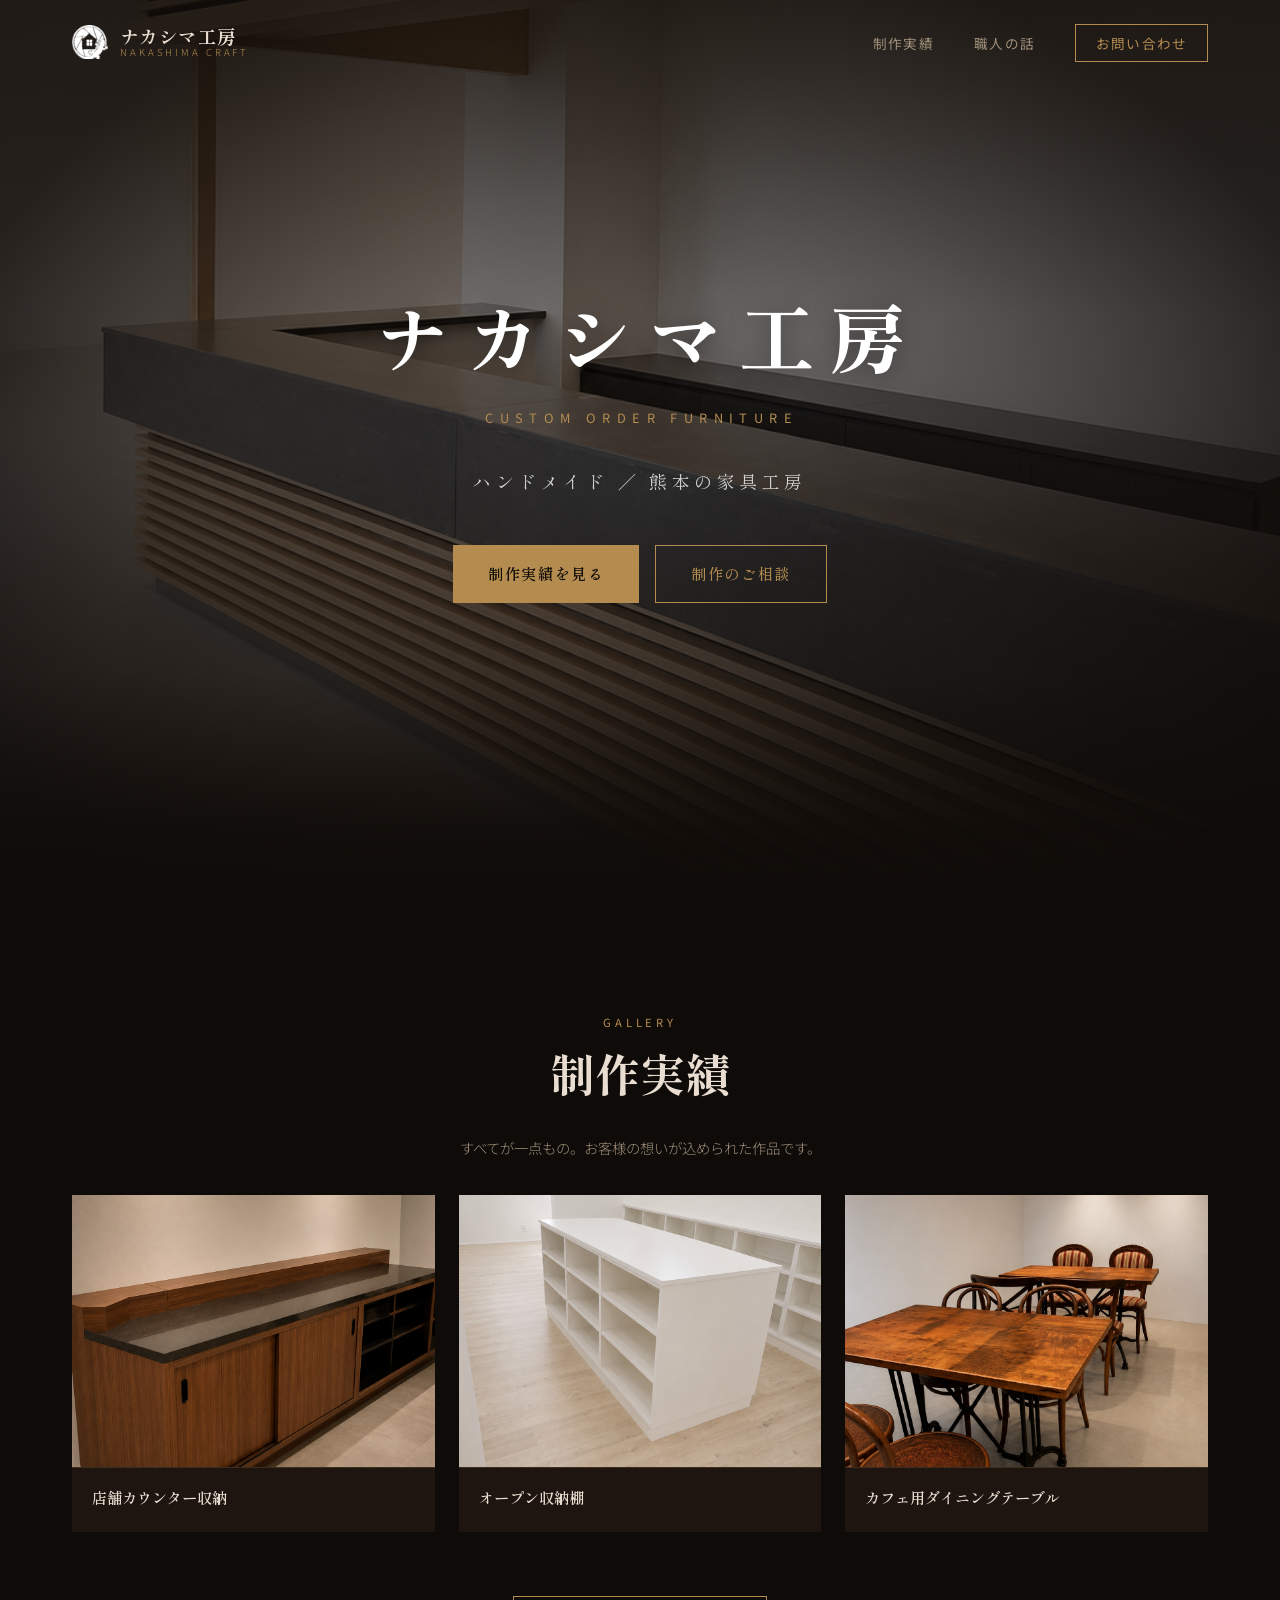
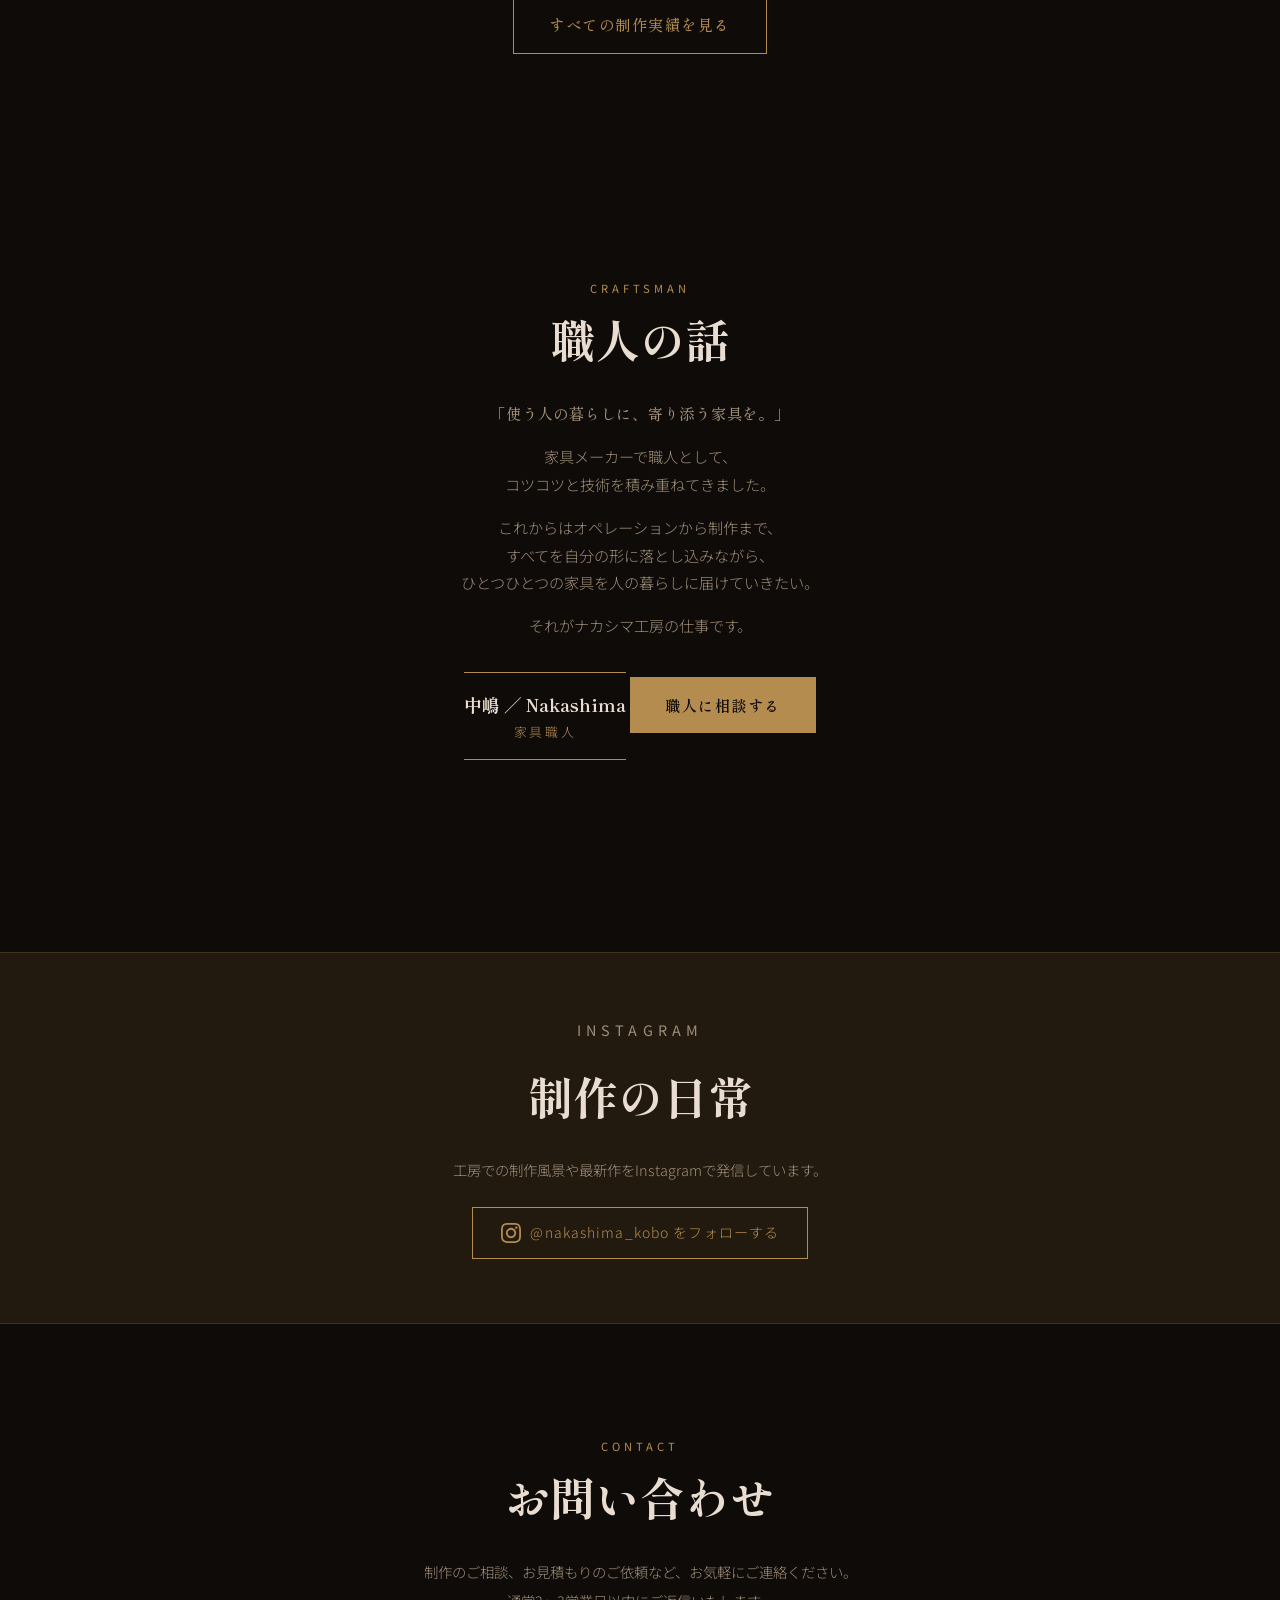
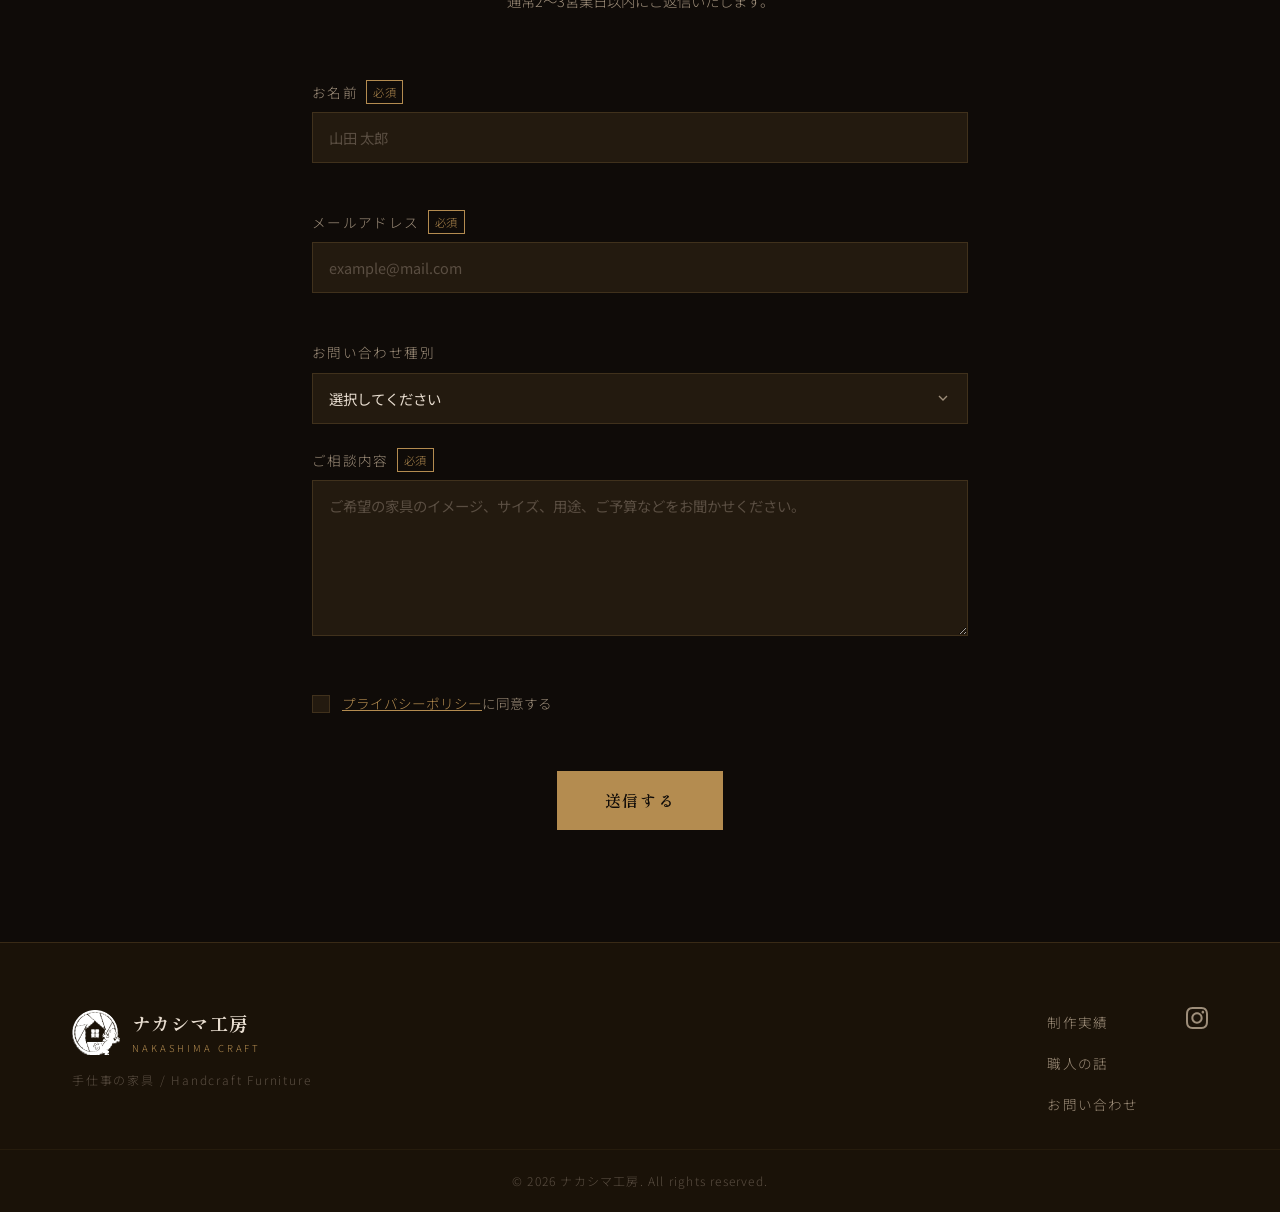
<file: index.html>
<!DOCTYPE html>
<html lang="ja">
<head>
  <meta charset="UTF-8">
  <meta name="viewport" content="width=device-width, initial-scale=1.0">
  <meta name="description" content="ナカシマ工房 - 熊本の家具職人によるハンドメイド家具。依頼主の想いをそのまま形にします。">
  <title>ナカシマ工房 | 手仕事の家具</title>
  <link rel="stylesheet" href="css/style.css">
  <link rel="stylesheet" href="css/animations.css">
  <link rel="preconnect" href="https://fonts.googleapis.com">
  <link rel="preconnect" href="https://fonts.gstatic.com" crossorigin>
  <link href="https://fonts.googleapis.com/css2?family=Shippori+Mincho:wght@400;500;600;700;800&family=Zen+Old+Mincho:wght@400;700;900&family=Noto+Sans+JP:wght@300;400;500&display=swap" rel="stylesheet">
</head>
<body>

  <!-- ナビゲーション -->
  <header class="header" id="header">
    <div class="header__inner">
      <a href="#" class="header__logo">
        <img src="images/logo_icon.png" alt="ナカシマ工房" class="header__logo-img">
        <div class="header__logo-text">
          <span class="logo-jp">ナカシマ工房</span>
          <span class="logo-en">NAKASHIMA CRAFT</span>
        </div>
      </a>
      <nav class="header__nav" id="nav">
        <ul class="nav__list">
          <li><a href="gallery.html" class="nav__link">制作実績</a></li>
          <li><a href="#about" class="nav__link">職人の話</a></li>
          <li><a href="#contact" class="nav__link contact-btn">お問い合わせ</a></li>
        </ul>
      </nav>
      <button class="hamburger" id="hamburger" aria-label="メニュー">
        <span></span>
        <span></span>
        <span></span>
      </button>
    </div>
  </header>

  <!-- ヒーローセクション -->
  <section class="hero">
    <img src="images/counter_kitchen.png" alt="ナカシマ工房 施工事例" class="hero__bg-img">
    <div class="hero__gradient"></div>
    <div class="hero__inner">
      <div class="hero__content">
        <div class="hero__brand reveal-up">
          <span class="hero__brand-name">ナカシマ工房</span>
        </div>
        <p class="hero__eyebrow reveal-up delay-1">CUSTOM ORDER FURNITURE</p>
        <p class="hero__subtitle reveal-up delay-2">ハンドメイド ／ 熊本の家具工房</p>
        <div class="hero__cta reveal-up delay-3">
          <a href="gallery.html" class="btn btn--primary">制作実績を見る</a>
          <a href="#contact" class="btn btn--outline">制作のご相談</a>
        </div>
      </div>
    </div>
  </section>


  <!-- ギャラリー プレビュー -->
  <section class="gallery" id="gallery">
    <div class="gallery__inner">
      <div class="gallery__header">
        <p class="section-eyebrow">GALLERY</p>
        <h2 class="section-title section-title--center">制作実績</h2>
        <p class="gallery__desc">すべてが一点もの。お客様の想いが込められた作品です。</p>
      </div>
      <div class="gallery__grid" id="galleryGrid">
        <div class="gallery-item reveal-up" data-category="counter">
          <div class="gallery-item__img">
            <img src="images/counter_shop.png" alt="店舗カウンター収納" loading="lazy">
          </div>
          <div class="gallery-item__info">
            <h3 class="gallery-item__name">店舗カウンター収納</h3>
          </div>
        </div>
        <div class="gallery-item reveal-up delay-1" data-category="shelf">
          <div class="gallery-item__img">
            <img src="images/shelf_grid.png" alt="オープン収納棚" loading="lazy">
          </div>
          <div class="gallery-item__info">
            <h3 class="gallery-item__name">オープン収納棚</h3>
          </div>
        </div>
        <div class="gallery-item reveal-up delay-2" data-category="counter">
          <div class="gallery-item__img">
            <img src="images/table_cafe.png" alt="カフェ用ダイニングテーブル" loading="lazy">
          </div>
          <div class="gallery-item__info">
            <h3 class="gallery-item__name">カフェ用ダイニングテーブル</h3>
          </div>
        </div>
      </div>
      <div class="gallery__more">
        <a href="gallery.html" class="btn btn--outline">すべての制作実績を見る</a>
      </div>
    </div>
  </section>

  <!-- 職人の話 -->
  <section class="about" id="about">
    <div class="about__inner">
      <div class="about__content">
        <p class="section-eyebrow">CRAFTSMAN</p>
        <h2 class="section-title">職人の話</h2>
        <div class="about__message">
          <p class="about__lead">
            「使う人の暮らしに、寄り添う家具を。」
          </p>
          <p>家具メーカーで職人として、<br>コツコツと技術を積み重ねてきました。</p>
          <p>これからはオペレーションから制作まで、<br>すべてを自分の形に落とし込みながら、<br>ひとつひとつの家具を人の暮らしに届けていきたい。</p>
          <p>それがナカシマ工房の仕事です。</p>
        </div>
        <div class="about__signature">
          <span class="signature-name">中嶋 ／ Nakashima</span>
          <span class="signature-role">家具職人</span>
        </div>
        <a href="#contact" class="btn btn--primary">職人に相談する</a>
      </div>
      <div class="about__photo">
        <!-- 職人の画像をここに追加 -->
      </div>
    </div>
  </section>

  <!-- Instagram連携 -->
  <section class="instagram">
    <div class="instagram__inner">
      <div class="instagram__header">
        <p class="section-eyebrow">INSTAGRAM</p>
        <h2 class="section-title section-title--center">制作の日常</h2>
        <p>工房での制作風景や最新作をInstagramで発信しています。</p>
        <a href="https://www.instagram.com/" target="_blank" rel="noopener noreferrer" class="instagram__link">
          <svg viewBox="0 0 24 24" xmlns="http://www.w3.org/2000/svg" width="20" height="20" fill="currentColor">
            <path d="M12 2.163c3.204 0 3.584.012 4.85.07 3.252.148 4.771 1.691 4.919 4.919.058 1.265.069 1.645.069 4.849 0 3.205-.012 3.584-.069 4.849-.149 3.225-1.664 4.771-4.919 4.919-1.266.058-1.644.07-4.85.07-3.204 0-3.584-.012-4.849-.07-3.26-.149-4.771-1.699-4.919-4.92-.058-1.265-.07-1.644-.07-4.849 0-3.204.013-3.583.07-4.849.149-3.227 1.664-4.771 4.919-4.919 1.266-.057 1.645-.069 4.849-.069zm0-2.163c-3.259 0-3.667.014-4.947.072-4.358.2-6.78 2.618-6.98 6.98-.059 1.281-.073 1.689-.073 4.948 0 3.259.014 3.668.072 4.948.2 4.358 2.618 6.78 6.98 6.98 1.281.058 1.689.072 4.948.072 3.259 0 3.668-.014 4.948-.072 4.354-.2 6.782-2.618 6.979-6.98.059-1.28.073-1.689.073-4.948 0-3.259-.014-3.667-.072-4.947-.196-4.354-2.617-6.78-6.979-6.98-1.281-.059-1.69-.073-4.949-.073zm0 5.838c-3.403 0-6.162 2.759-6.162 6.162s2.759 6.163 6.162 6.163 6.162-2.759 6.162-6.163c0-3.403-2.759-6.162-6.162-6.162zm0 10.162c-2.209 0-4-1.79-4-4 0-2.209 1.791-4 4-4s4 1.791 4 4c0 2.21-1.791 4-4 4zm6.406-11.845c-.796 0-1.441.645-1.441 1.44s.645 1.44 1.441 1.44c.795 0 1.439-.645 1.439-1.44s-.644-1.44-1.439-1.44z"/>
          </svg>
          @nakashima_kobo をフォローする
        </a>
      </div>
    </div>
  </section>

  <!-- お問い合わせ -->
  <section class="contact" id="contact">
    <div class="contact__inner">
      <div class="contact__header">
        <p class="section-eyebrow">CONTACT</p>
        <h2 class="section-title section-title--center">お問い合わせ</h2>
        <p class="contact__lead">制作のご相談、お見積もりのご依頼など、お気軽にご連絡ください。<br>通常2〜3営業日以内にご返信いたします。</p>
      </div>
      <form class="contact-form" id="contactForm" novalidate>
        <div class="form-group">
          <label for="name" class="form-label">お名前 <span class="required">必須</span></label>
          <input type="text" id="name" name="name" class="form-input" placeholder="山田 太郎" required>
          <span class="form-error" id="nameError"></span>
        </div>
        <div class="form-group">
          <label for="email" class="form-label">メールアドレス <span class="required">必須</span></label>
          <input type="email" id="email" name="email" class="form-input" placeholder="example@mail.com" required>
          <span class="form-error" id="emailError"></span>
        </div>
        <div class="form-group">
          <label for="inquiry-type" class="form-label">お問い合わせ種別</label>
          <select id="inquiry-type" name="inquiry-type" class="form-input form-select">
            <option value="">選択してください</option>
            <option value="order">家具制作のご相談</option>
            <option value="estimate">お見積もり依頼</option>
            <option value="other">その他</option>
          </select>
        </div>
        <div class="form-group">
          <label for="message" class="form-label">ご相談内容 <span class="required">必須</span></label>
          <textarea id="message" name="message" class="form-input form-textarea" placeholder="ご希望の家具のイメージ、サイズ、用途、ご予算などをお聞かせください。" rows="6" required></textarea>
          <span class="form-error" id="messageError"></span>
        </div>
        <div class="form-group form-group--privacy">
          <label class="form-checkbox">
            <input type="checkbox" id="privacy" name="privacy" required>
            <span class="checkbox-custom"></span>
            <span class="checkbox-label"><a href="#" class="link">プライバシーポリシー</a>に同意する</span>
          </label>
          <span class="form-error" id="privacyError"></span>
        </div>
        <div class="form-submit">
          <button type="submit" class="btn btn--primary btn--large" id="submitBtn">
            <span class="btn-text">送信する</span>
            <span class="btn-loader" style="display:none">送信中...</span>
          </button>
        </div>
        <div class="form-success" id="formSuccess" style="display:none">
          <svg viewBox="0 0 64 64" xmlns="http://www.w3.org/2000/svg" width="48" height="48">
            <circle cx="32" cy="32" r="28" fill="none" stroke="currentColor" stroke-width="2"/>
            <path d="M20 32 L28 40 L44 24" fill="none" stroke="currentColor" stroke-width="2.5" stroke-linecap="round" stroke-linejoin="round"/>
          </svg>
          <p>お問い合わせを受け付けました。<br>2〜3営業日以内にご返信いたします。</p>
        </div>
      </form>
    </div>
  </section>

  <!-- フッター -->
  <footer class="footer">
    <div class="footer__inner">
      <div class="footer__brand">
        <div class="footer__brand-logo">
          <img src="images/logo_icon.png" alt="ナカシマ工房" class="footer__logo-img">
          <div>
            <span class="logo-jp">ナカシマ工房</span>
            <span class="logo-en">NAKASHIMA CRAFT</span>
          </div>
        </div>
        <p class="footer__tagline">手仕事の家具 / Handcraft Furniture</p>
      </div>
      <nav class="footer__nav">
        <ul>
          <li><a href="gallery.html">制作実績</a></li>
          <li><a href="#about">職人の話</a></li>
          <li><a href="#contact">お問い合わせ</a></li>
        </ul>
      </nav>
      <div class="footer__sns">
        <a href="https://www.instagram.com/" target="_blank" rel="noopener noreferrer" aria-label="Instagram">
          <svg viewBox="0 0 24 24" xmlns="http://www.w3.org/2000/svg" width="22" height="22" fill="currentColor">
            <path d="M12 2.163c3.204 0 3.584.012 4.85.07 3.252.148 4.771 1.691 4.919 4.919.058 1.265.069 1.645.069 4.849 0 3.205-.012 3.584-.069 4.849-.149 3.225-1.664 4.771-4.919 4.919-1.266.058-1.644.07-4.85.07-3.204 0-3.584-.012-4.849-.07-3.26-.149-4.771-1.699-4.919-4.92-.058-1.265-.07-1.644-.07-4.849 0-3.204.013-3.583.07-4.849.149-3.227 1.664-4.771 4.919-4.919 1.266-.057 1.645-.069 4.849-.069zm0-2.163c-3.259 0-3.667.014-4.947.072-4.358.2-6.78 2.618-6.98 6.98-.059 1.281-.073 1.689-.073 4.948 0 3.259.014 3.668.072 4.948.2 4.358 2.618 6.78 6.98 6.98 1.281.058 1.689.072 4.948.072 3.259 0 3.668-.014 4.948-.072 4.354-.2 6.782-2.618 6.979-6.98.059-1.28.073-1.689.073-4.948 0-3.259-.014-3.667-.072-4.947-.196-4.354-2.617-6.78-6.979-6.98-1.281-.059-1.69-.073-4.949-.073zm0 5.838c-3.403 0-6.162 2.759-6.162 6.162s2.759 6.163 6.162 6.163 6.162-2.759 6.162-6.163c0-3.403-2.759-6.162-6.162-6.162zm0 10.162c-2.209 0-4-1.79-4-4 0-2.209 1.791-4 4-4s4 1.791 4 4c0 2.21-1.791 4-4 4zm6.406-11.845c-.796 0-1.441.645-1.441 1.44s.645 1.44 1.441 1.44c.795 0 1.439-.645 1.439-1.44s-.644-1.44-1.439-1.44z"/>
          </svg>
        </a>
      </div>
    </div>
    <div class="footer__bottom">
      <p>&copy; 2026 ナカシマ工房. All rights reserved.</p>
    </div>
  </footer>

  <!-- ページトップボタン -->
  <button class="page-top" id="pageTop" aria-label="ページトップへ">
    <svg viewBox="0 0 24 24" xmlns="http://www.w3.org/2000/svg" width="20" height="20" fill="none" stroke="currentColor" stroke-width="2">
      <path d="M18 15 L12 9 L6 15"/>
    </svg>
  </button>

  <script src="js/main.js"></script>
</body>
</html>
</file>
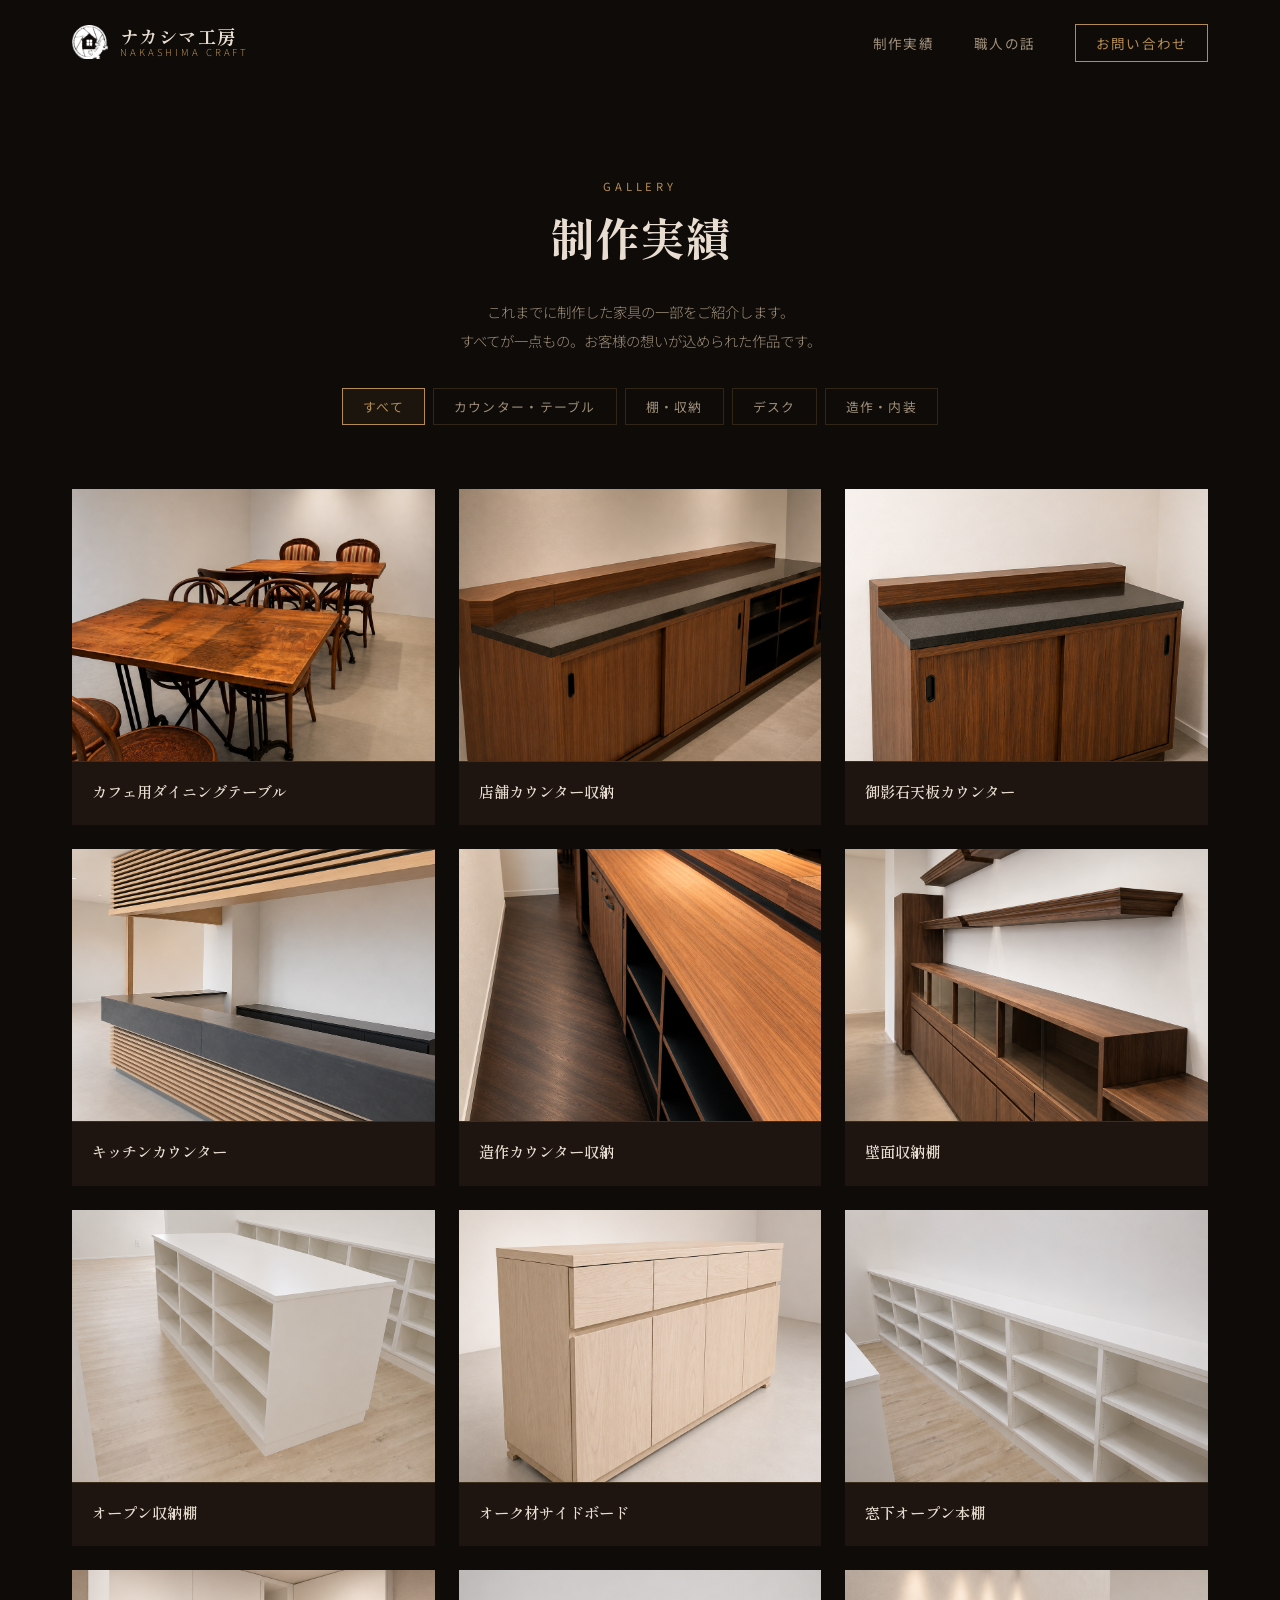
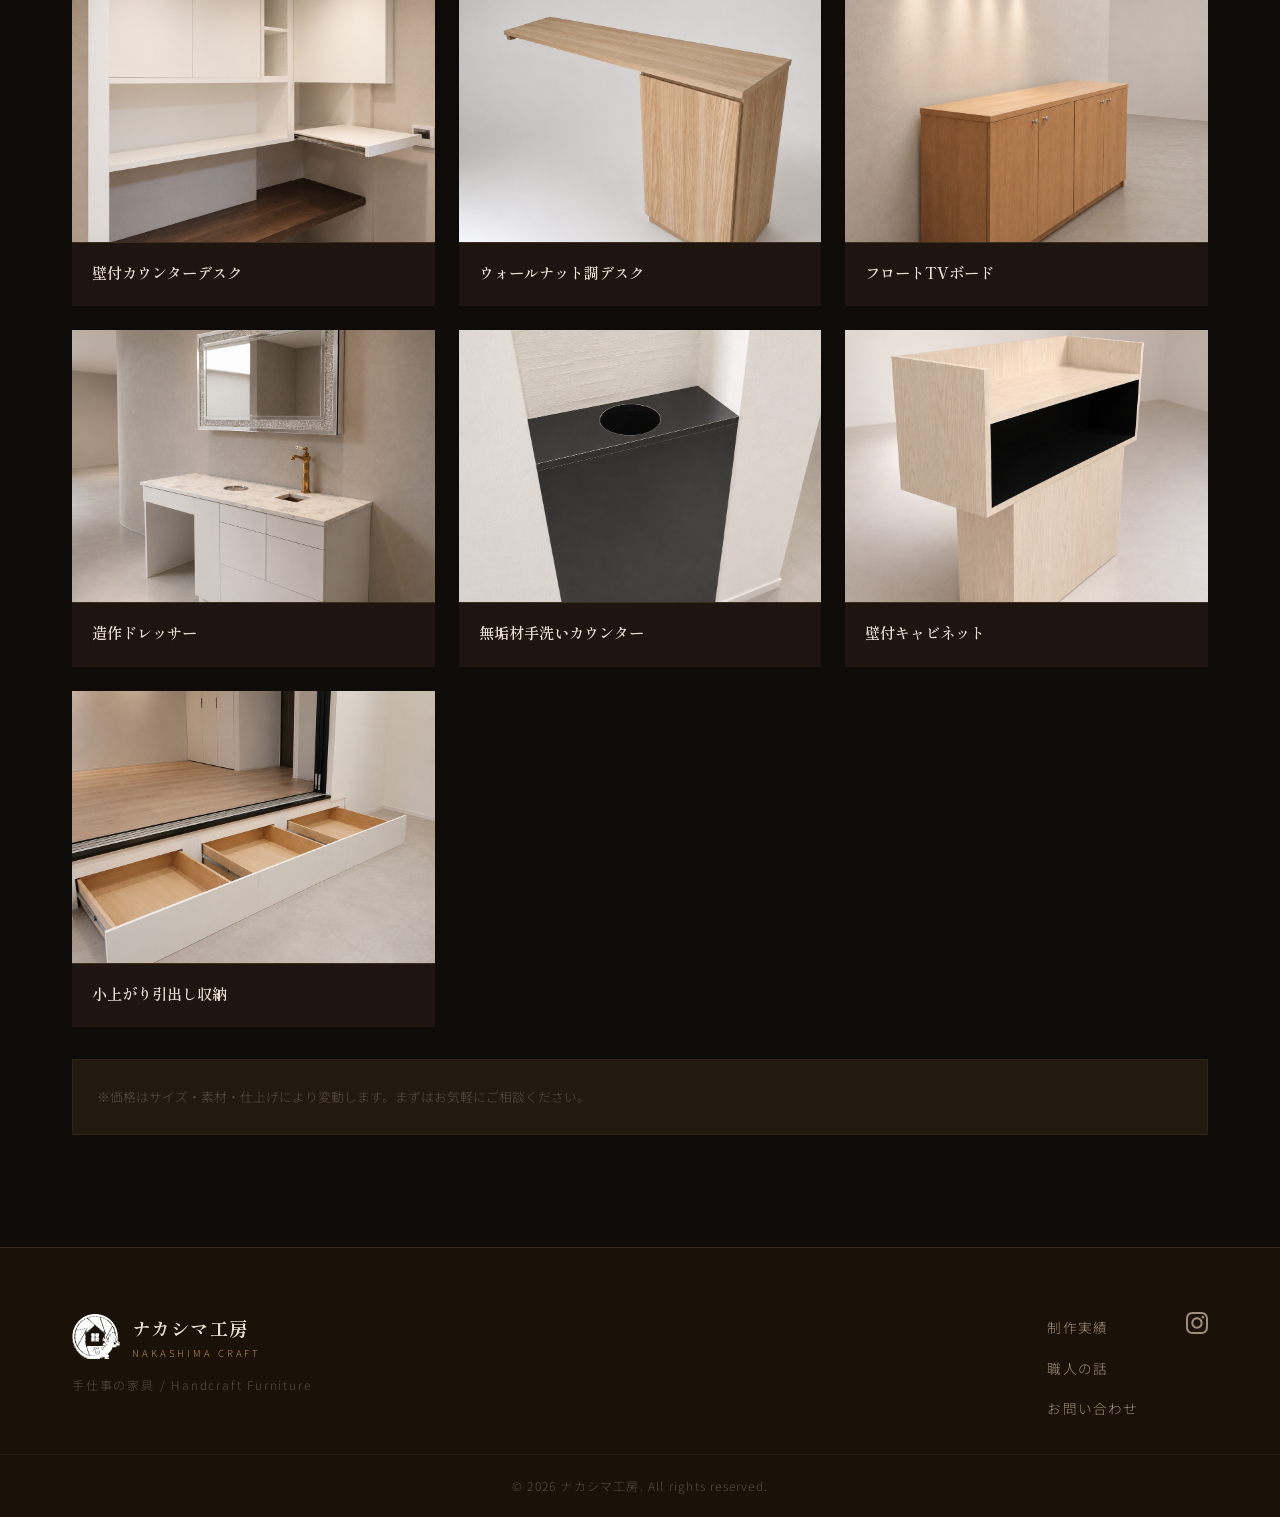
<file: gallery.html>
<!DOCTYPE html>
<html lang="ja">
<head>
  <meta charset="UTF-8">
  <meta name="viewport" content="width=device-width, initial-scale=1.0">
  <meta name="description" content="ナカシマ工房の制作実績。カウンター・テーブル、棚・収納、デスク、造作・内装など、ハンドメイド家具のギャラリー。">
  <title>制作実績 | ナカシマ工房</title>
  <link rel="stylesheet" href="css/style.css">
  <link rel="stylesheet" href="css/animations.css">
  <link rel="preconnect" href="https://fonts.googleapis.com">
  <link rel="preconnect" href="https://fonts.gstatic.com" crossorigin>
  <link href="https://fonts.googleapis.com/css2?family=Shippori+Mincho:wght@400;500;600;700;800&family=Zen+Old+Mincho:wght@400;700;900&family=Noto+Sans+JP:wght@300;400;500&display=swap" rel="stylesheet">
</head>
<body>

  <!-- ナビゲーション -->
  <header class="header scrolled" id="header">
    <div class="header__inner">
      <a href="index.html" class="header__logo">
        <img src="images/logo_icon.png" alt="ナカシマ工房" class="header__logo-img">
        <div class="header__logo-text">
          <span class="logo-jp">ナカシマ工房</span>
          <span class="logo-en">NAKASHIMA CRAFT</span>
        </div>
      </a>
      <nav class="header__nav" id="nav">
        <ul class="nav__list">
          <li><a href="gallery.html" class="nav__link">制作実績</a></li>
          <li><a href="index.html#about" class="nav__link">職人の話</a></li>
          <li><a href="index.html#contact" class="nav__link contact-btn">お問い合わせ</a></li>
        </ul>
      </nav>
      <button class="hamburger" id="hamburger" aria-label="メニュー">
        <span></span>
        <span></span>
        <span></span>
      </button>
    </div>
  </header>

  <!-- ギャラリーページ -->
  <section class="gallery gallery--page" id="gallery">
    <div class="gallery__inner">
      <div class="gallery__header">
        <p class="section-eyebrow">GALLERY</p>
        <h2 class="section-title section-title--center">制作実績</h2>
        <p class="gallery__desc">これまでに制作した家具の一部をご紹介します。<br>すべてが一点もの。お客様の想いが込められた作品です。</p>
      </div>

      <!-- フィルター -->
      <div class="gallery__filter">
        <button class="filter-btn active" data-filter="all">すべて</button>
        <button class="filter-btn" data-filter="counter">カウンター・テーブル</button>
        <button class="filter-btn" data-filter="shelf">棚・収納</button>
        <button class="filter-btn" data-filter="desk">デスク</button>
        <button class="filter-btn" data-filter="other">造作・内装</button>
      </div>

      <div class="gallery__grid" id="galleryGrid">

        <!-- カウンター・テーブル -->
        <div class="gallery-item reveal-up" data-category="counter">
          <div class="gallery-item__img">
            <img src="images/table_cafe.png" alt="カフェ用ダイニングテーブル" loading="lazy">
          </div>
          <div class="gallery-item__info">
            <h3 class="gallery-item__name">カフェ用ダイニングテーブル</h3>
          </div>
        </div>

        <div class="gallery-item reveal-up delay-1" data-category="counter">
          <div class="gallery-item__img">
            <img src="images/counter_shop.png" alt="店舗カウンター収納" loading="lazy">
          </div>
          <div class="gallery-item__info">
            <h3 class="gallery-item__name">店舗カウンター収納</h3>
          </div>
        </div>

        <div class="gallery-item reveal-up delay-2" data-category="counter">
          <div class="gallery-item__img">
            <img src="images/counter_granite.png" alt="御影石天板カウンター" loading="lazy">
          </div>
          <div class="gallery-item__info">
            <h3 class="gallery-item__name">御影石天板カウンター</h3>
          </div>
        </div>

        <div class="gallery-item reveal-up" data-category="counter">
          <div class="gallery-item__img">
            <img src="images/counter_kitchen.png" alt="キッチンカウンター" loading="lazy">
          </div>
          <div class="gallery-item__info">
            <h3 class="gallery-item__name">キッチンカウンター</h3>
          </div>
        </div>

        <div class="gallery-item reveal-up delay-1" data-category="counter">
          <div class="gallery-item__img">
            <img src="images/counter_built.png" alt="造作カウンター収納" loading="lazy">
          </div>
          <div class="gallery-item__info">
            <h3 class="gallery-item__name">造作カウンター収納</h3>
          </div>
        </div>

        <!-- 棚・収納 -->
        <div class="gallery-item reveal-up" data-category="shelf">
          <div class="gallery-item__img">
            <img src="images/shelf_wall.png" alt="壁面収納棚" loading="lazy">
          </div>
          <div class="gallery-item__info">
            <h3 class="gallery-item__name">壁面収納棚</h3>
          </div>
        </div>

        <div class="gallery-item reveal-up delay-1" data-category="shelf">
          <div class="gallery-item__img">
            <img src="images/shelf_grid.png" alt="オープン収納棚" loading="lazy">
          </div>
          <div class="gallery-item__info">
            <h3 class="gallery-item__name">オープン収納棚</h3>
          </div>
        </div>

        <div class="gallery-item reveal-up delay-2" data-category="shelf">
          <div class="gallery-item__img">
            <img src="images/sideboard_oak.png" alt="オーク材サイドボード" loading="lazy">
          </div>
          <div class="gallery-item__info">
            <h3 class="gallery-item__name">オーク材サイドボード</h3>
          </div>
        </div>

        <div class="gallery-item reveal-up" data-category="shelf">
          <div class="gallery-item__img">
            <img src="images/shelf_open.png" alt="窓下オープン本棚" loading="lazy">
          </div>
          <div class="gallery-item__info">
            <h3 class="gallery-item__name">窓下オープン本棚</h3>
          </div>
        </div>

        <!-- デスク -->
        <div class="gallery-item reveal-up" data-category="desk">
          <div class="gallery-item__img">
            <img src="images/desk_wall.png" alt="壁付カウンターデスク" loading="lazy">
          </div>
          <div class="gallery-item__info">
            <h3 class="gallery-item__name">壁付カウンターデスク</h3>
          </div>
        </div>

        <div class="gallery-item reveal-up delay-1" data-category="desk">
          <div class="gallery-item__img">
            <img src="images/desk_walnut.png" alt="ウォールナット調デスク" loading="lazy">
          </div>
          <div class="gallery-item__info">
            <h3 class="gallery-item__name">ウォールナット調デスク</h3>
          </div>
        </div>

        <!-- 造作・内装 -->
        <div class="gallery-item reveal-up" data-category="other">
          <div class="gallery-item__img">
            <img src="images/tvboard_float.png" alt="フロートTVボード" loading="lazy">
          </div>
          <div class="gallery-item__info">
            <h3 class="gallery-item__name">フロートTVボード</h3>
          </div>
        </div>

        <div class="gallery-item reveal-up delay-1" data-category="other">
          <div class="gallery-item__img">
            <img src="images/dresser.png" alt="造作ドレッサー" loading="lazy">
          </div>
          <div class="gallery-item__info">
            <h3 class="gallery-item__name">造作ドレッサー</h3>
          </div>
        </div>

        <div class="gallery-item reveal-up delay-2" data-category="other">
          <div class="gallery-item__img">
            <img src="images/washbasin.png" alt="無垢材手洗いカウンター" loading="lazy">
          </div>
          <div class="gallery-item__info">
            <h3 class="gallery-item__name">無垢材手洗いカウンター</h3>
          </div>
        </div>

        <div class="gallery-item reveal-up" data-category="other">
          <div class="gallery-item__img">
            <img src="images/cabinet_wall.png" alt="壁付キャビネット" loading="lazy">
          </div>
          <div class="gallery-item__info">
            <h3 class="gallery-item__name">壁付キャビネット</h3>
          </div>
        </div>

        <div class="gallery-item reveal-up delay-1" data-category="other">
          <div class="gallery-item__img">
            <img src="images/step_drawer.png" alt="小上がり引出し収納" loading="lazy">
          </div>
          <div class="gallery-item__info">
            <h3 class="gallery-item__name">小上がり引出し収納</h3>
          </div>
        </div>

      </div>

      <div class="gallery__note">
        <p>※価格はサイズ・素材・仕上げにより変動します。まずはお気軽にご相談ください。</p>
      </div>
    </div>
  </section>

  <!-- フッター -->
  <footer class="footer">
    <div class="footer__inner">
      <div class="footer__brand">
        <div class="footer__brand-logo">
          <img src="images/logo_icon.png" alt="ナカシマ工房" class="footer__logo-img">
          <div>
            <span class="logo-jp">ナカシマ工房</span>
            <span class="logo-en">NAKASHIMA CRAFT</span>
          </div>
        </div>
        <p class="footer__tagline">手仕事の家具 / Handcraft Furniture</p>
      </div>
      <nav class="footer__nav">
        <ul>
          <li><a href="gallery.html">制作実績</a></li>
          <li><a href="index.html#about">職人の話</a></li>
          <li><a href="index.html#contact">お問い合わせ</a></li>
        </ul>
      </nav>
      <div class="footer__sns">
        <a href="https://www.instagram.com/" target="_blank" rel="noopener noreferrer" aria-label="Instagram">
          <svg viewBox="0 0 24 24" xmlns="http://www.w3.org/2000/svg" width="22" height="22" fill="currentColor">
            <path d="M12 2.163c3.204 0 3.584.012 4.85.07 3.252.148 4.771 1.691 4.919 4.919.058 1.265.069 1.645.069 4.849 0 3.205-.012 3.584-.069 4.849-.149 3.225-1.664 4.771-4.919 4.919-1.266.058-1.644.07-4.85.07-3.204 0-3.584-.012-4.849-.07-3.26-.149-4.771-1.699-4.919-4.92-.058-1.265-.07-1.644-.07-4.849 0-3.204.013-3.583.07-4.849.149-3.227 1.664-4.771 4.919-4.919 1.266-.057 1.645-.069 4.849-.069zm0-2.163c-3.259 0-3.667.014-4.947.072-4.358.2-6.78 2.618-6.98 6.98-.059 1.281-.073 1.689-.073 4.948 0 3.259.014 3.668.072 4.948.2 4.358 2.618 6.78 6.98 6.98 1.281.058 1.689.072 4.948.072 3.259 0 3.668-.014 4.948-.072 4.354-.2 6.782-2.618 6.979-6.98.059-1.28.073-1.689.073-4.948 0-3.259-.014-3.667-.072-4.947-.196-4.354-2.617-6.78-6.979-6.98-1.281-.059-1.69-.073-4.949-.073zm0 5.838c-3.403 0-6.162 2.759-6.162 6.162s2.759 6.163 6.162 6.163 6.162-2.759 6.162-6.163c0-3.403-2.759-6.162-6.162-6.162zm0 10.162c-2.209 0-4-1.79-4-4 0-2.209 1.791-4 4-4s4 1.791 4 4c0 2.21-1.791 4-4 4zm6.406-11.845c-.796 0-1.441.645-1.441 1.44s.645 1.44 1.441 1.44c.795 0 1.439-.645 1.439-1.44s-.644-1.44-1.439-1.44z"/>
          </svg>
        </a>
      </div>
    </div>
    <div class="footer__bottom">
      <p>&copy; 2026 ナカシマ工房. All rights reserved.</p>
    </div>
  </footer>

  <script src="js/main.js"></script>
</body>
</html>
</file>
<file: css/style.css>
/* ============================================
   ナカシマ工房 - メインスタイルシート
   和モダン × 職人 × ダークラグジュアリー
   ============================================ */

/* ── CSS変数 ── */
:root {
  --color-bg:        #0f0b08;
  --color-bg-2:      #1a1208;
  --color-bg-card:   #1e1510;
  --color-surface:   #231a0f;
  --color-gold:      #b48c50;
  --color-gold-lt:   #d4a96a;
  --color-gold-dk:   #8a6535;
  --color-text:      #e8ddd0;
  --color-text-sub:  #9e8e7a;
  --color-text-muted:#5a4e42;
  --color-line:      rgba(180, 140, 80, 0.2);
  --color-line-lt:   rgba(180, 140, 80, 0.08);

  --font-mincho:     'Shippori Mincho', 'Zen Old Mincho', Georgia, serif;
  --font-sans:       'Noto Sans JP', sans-serif;

  --spacing-xs:  0.5rem;
  --spacing-sm:  1rem;
  --spacing-md:  2rem;
  --spacing-lg:  4rem;
  --spacing-xl:  7rem;
  --spacing-2xl: 10rem;

  --max-width: 1200px;
  --radius-sm: 4px;
  --radius-md: 8px;

  --transition: 0.4s cubic-bezier(0.25, 0.1, 0.25, 1);
  --transition-slow: 0.7s cubic-bezier(0.25, 0.1, 0.25, 1);
}

/* ── リセット・ベース ── */
*, *::before, *::after {
  box-sizing: border-box;
  margin: 0;
  padding: 0;
}

html {
  scroll-behavior: smooth;
  font-size: 16px;
}

body {
  background-color: var(--color-bg);
  color: var(--color-text);
  font-family: var(--font-sans);
  font-weight: 300;
  line-height: 1.8;
  overflow-x: hidden;
}

img {
  max-width: 100%;
  height: auto;
  display: block;
}

a {
  color: inherit;
  text-decoration: none;
  transition: color var(--transition);
}

ul, ol {
  list-style: none;
}

button {
  cursor: pointer;
  border: none;
  background: none;
  font-family: inherit;
}

/* ── タイポグラフィ ── */
.section-eyebrow {
  font-family: var(--font-sans);
  font-size: 0.7rem;
  font-weight: 400;
  letter-spacing: 0.35em;
  color: var(--color-gold);
  text-transform: uppercase;
  margin-bottom: 0.75rem;
  display: block;
}

.section-title {
  font-family: var(--font-mincho);
  font-size: clamp(1.8rem, 4vw, 2.8rem);
  font-weight: 700;
  color: var(--color-text);
  line-height: 1.3;
  margin-bottom: var(--spacing-md);
}

.section-title--center {
  text-align: center;
}

/* ── ボタン ── */
.btn {
  display: inline-flex;
  align-items: center;
  gap: 0.5rem;
  padding: 0.9rem 2.2rem;
  font-family: var(--font-mincho);
  font-size: 0.95rem;
  font-weight: 500;
  letter-spacing: 0.1em;
  border-radius: 0;
  transition: all var(--transition);
  position: relative;
  overflow: hidden;
}

.btn--primary {
  background: var(--color-gold);
  color: var(--color-bg);
  font-weight: 600;
}

.btn--primary:hover {
  background: var(--color-bg);
  color: var(--color-gold);
  box-shadow: inset 0 0 0 1px var(--color-gold);
}

.btn--outline {
  border: 1px solid var(--color-gold);
  color: var(--color-gold);
}

.btn--outline:hover {
  background: var(--color-gold);
  color: var(--color-bg);
}

.btn--large {
  padding: 1.1rem 3rem;
  font-size: 1rem;
}

/* ── ヘッダー ── */
.header {
  position: fixed;
  top: 0;
  left: 0;
  right: 0;
  z-index: 100;
  padding: 1.5rem 0;
  transition: all var(--transition);
}

.header.scrolled {
  background: rgba(15, 11, 8, 0.95);
  backdrop-filter: blur(12px);
  padding: 1rem 0;
  border-bottom: 1px solid var(--color-line);
}

.header__inner {
  max-width: var(--max-width);
  margin: 0 auto;
  padding: 0 2rem;
  display: flex;
  align-items: center;
  justify-content: space-between;
}

.header__logo {
  display: flex;
  align-items: center;
  gap: 0.75rem;
  line-height: 1.2;
}

.header__logo-img {
  width: 36px;
  height: 36px;
  object-fit: contain;
  filter: brightness(0) invert(1);
}

.header__logo-text {
  display: flex;
  flex-direction: column;
}

.logo-jp {
  font-family: var(--font-mincho);
  font-size: 1.15rem;
  font-weight: 700;
  color: var(--color-text);
  letter-spacing: 0.08em;
}

.logo-en {
  font-size: 0.6rem;
  letter-spacing: 0.3em;
  color: var(--color-gold);
  text-transform: uppercase;
}

.nav__list {
  display: flex;
  align-items: center;
  gap: 2.5rem;
}

.nav__link {
  font-size: 0.85rem;
  font-weight: 400;
  letter-spacing: 0.1em;
  color: var(--color-text-sub);
  position: relative;
  transition: color var(--transition);
}

.nav__link::after {
  content: '';
  position: absolute;
  bottom: -4px;
  left: 0;
  width: 0;
  height: 1px;
  background: var(--color-gold);
  transition: width var(--transition);
}

.nav__link:hover {
  color: var(--color-text);
}

.nav__link:hover::after {
  width: 100%;
}

.nav__link.contact-btn {
  padding: 0.5rem 1.2rem;
  border: 1px solid var(--color-gold);
  color: var(--color-gold);
}

.nav__link.contact-btn::after {
  display: none;
}

.nav__link.contact-btn:hover {
  background: var(--color-gold);
  color: var(--color-bg);
}

.hamburger {
  display: none;
  flex-direction: column;
  gap: 6px;
  padding: 4px;
}

.hamburger span {
  display: block;
  width: 26px;
  height: 1px;
  background: var(--color-text);
  transition: all var(--transition);
}

.hamburger.active span:nth-child(1) {
  transform: translateY(7px) rotate(45deg);
}

.hamburger.active span:nth-child(2) {
  opacity: 0;
}

.hamburger.active span:nth-child(3) {
  transform: translateY(-7px) rotate(-45deg);
}

/* ── ヒーロー ── */
.hero {
  height: 100vh;
  min-height: 600px;
  position: relative;
  overflow: hidden;
  display: flex;
  align-items: center;
}


.hero__bg-img {
  position: absolute;
  inset: 0;
  width: 100%;
  height: 100%;
  object-fit: cover;
  object-position: center 70%;
  z-index: 0;
}

.hero__gradient {
  position: absolute;
  inset: 0;
  z-index: 1;
  background:
    radial-gradient(
      ellipse at 50% 55%,
      rgba(15, 11, 8, 0.25) 0%,
      rgba(15, 11, 8, 0.55) 45%,
      rgba(15, 11, 8, 0.85) 80%
    ),
    linear-gradient(
      to bottom,
      rgba(15, 11, 8, 0.35) 0%,
      rgba(15, 11, 8, 0.2) 35%,
      rgba(15, 11, 8, 0.6) 75%,
      rgba(15, 11, 8, 0.95) 92%,
      var(--color-bg) 100%
    );
}

.hero__inner {
  position: relative;
  z-index: 2;
  max-width: var(--max-width);
  margin: 0 auto;
  padding: 0 3rem;
  width: 100%;
  height: 100%;
  display: flex;
  flex-direction: column;
  justify-content: center;
  align-items: center;
  text-align: center;
}

.hero__watermark {
  position: absolute;
  left: 620px;
  bottom: 6rem;
  z-index: 2;
  width: 100px;
}

.hero__watermark img {
  width: 100%;
  height: auto;
  opacity: 0.7;
  filter: brightness(0) invert(1);
}

.hero__content {
  /* テキスト左側 */
}


.hero__brand {
  display: flex;
  align-items: center;
  justify-content: center;
  gap: 1.5rem;
  margin-bottom: 2rem;
}

.hero__icon {
  width: clamp(80px, 8vw, 120px);
  height: auto;
  filter:
    brightness(0) invert(1)
    blur(0.4px)
    drop-shadow(0 0 1px rgba(255, 255, 255, 0.35));
  opacity: 0.92;
  image-rendering: auto;
  -webkit-backface-visibility: hidden;
  backface-visibility: hidden;
  transform: translateZ(0);
}

.hero__brand-name {
  font-family: 'Zen Old Mincho', serif;
  font-size: clamp(2.8rem, 6vw, 5rem);
  font-weight: 900;
  color: #fff;
  letter-spacing: 0.18em;
  padding-left: 0.18em;
  line-height: 1;
  text-shadow: 0 2px 24px rgba(0, 0, 0, 0.4);
}

.hero__eyebrow {
  font-size: clamp(0.8rem, 1vw, 0.95rem);
  font-weight: 400;
  letter-spacing: 0.5em;
  padding-left: 0.25em;
  color: var(--color-gold);
  text-transform: uppercase;
  margin-bottom: 2.25rem;
  display: block;
}

.hero__title {
  font-family: var(--font-mincho);
  font-size: clamp(2.8rem, 5.5vw, 5rem);
  font-weight: 700;
  line-height: 1.25;
  margin-bottom: 1.2rem;
  color: #fff;
}

.title-accent {
  color: var(--color-gold);
}

.title-period {
  margin-right: -0.5em;
}

.hero__subtitle {
  font-family: var(--font-mincho);
  font-size: clamp(1rem, 1.4vw, 1.2rem);
  color: rgba(255, 255, 255, 0.78);
  letter-spacing: 0.25em;
  margin-bottom: 3rem;
}

.hero__cta {
  display: flex;
  gap: 1rem;
  flex-wrap: wrap;
  justify-content: center;
}


/* ── 統計 ── */
.stats {
  padding: var(--spacing-lg) 0;
  border-top: 1px solid var(--color-line);
  border-bottom: 1px solid var(--color-line);
  background: var(--color-bg-2);
}

.stats__inner {
  max-width: var(--max-width);
  margin: 0 auto;
  padding: 0 2rem;
  display: flex;
  align-items: center;
  justify-content: center;
  gap: 0;
}

.stat-item {
  flex: 1;
  text-align: center;
  padding: 1rem 2rem;
}

.stat-num {
  font-family: var(--font-mincho);
  font-size: clamp(2.5rem, 5vw, 4rem);
  font-weight: 800;
  color: var(--color-gold);
  line-height: 1;
}

.stat-unit {
  font-family: var(--font-mincho);
  font-size: 1.5rem;
  color: var(--color-gold);
}

.stat-label {
  font-size: 0.8rem;
  letter-spacing: 0.15em;
  color: var(--color-text-sub);
  margin-top: 0.5rem;
}

.stat-divider {
  width: 1px;
  height: 60px;
  background: var(--color-line);
  flex-shrink: 0;
}

/* ── About ── */
.about {
  position: relative;
  overflow: hidden;
  padding: var(--spacing-xl) 0;
}

.about__bg-img {
  position: absolute;
  inset: 0;
  width: 100%;
  height: 100%;
  object-fit: cover;
  object-position: center 25%;
  object-fit: cover;
  z-index: 0;
}

.about__overlay {
  position: absolute;
  inset: 0;
  z-index: 1;
  background: rgba(15, 11, 8, 0.75);
}

.about__inner {
  position: relative;
  z-index: 2;
  max-width: 800px;
  margin: 0 auto;
  padding: 0 3rem;
  text-align: center;
}

.about__content {
  /* テキスト中央 */
}

.about__photo {
  margin-top: 3rem;
  /* 職人の画像用スペース */
}

.about__message {
  margin-bottom: 2rem;
}

.about__lead {
  font-family: var(--font-mincho);
  font-size: 1.3rem;
  color: var(--color-gold-lt);
  margin-bottom: 1.5rem;
  font-weight: 500;
  letter-spacing: 0.05em;
}

.about__message p {
  color: var(--color-text-sub);
  margin-bottom: 1rem;
  font-size: 0.95rem;
}

.about__signature {
  display: flex;
  flex-direction: column;
  align-items: center;
  border-left: none;
  border-top: 1px solid var(--color-gold);
  border-bottom: 1px solid var(--color-gold);
  padding: 1rem 0;
  margin-bottom: 2rem;
  display: inline-flex;
}

.signature-name {
  font-family: var(--font-mincho);
  font-size: 1.1rem;
  font-weight: 700;
  color: var(--color-text);
}

.signature-role {
  font-size: 0.8rem;
  letter-spacing: 0.2em;
  color: var(--color-gold);
}

/* ── Features ── */
.features {
  padding: var(--spacing-xl) 0;
  background: var(--color-bg-2);
  position: relative;
}

.features::before {
  content: '';
  position: absolute;
  top: 0;
  left: 0;
  right: 0;
  height: 1px;
  background: linear-gradient(to right, transparent, var(--color-gold), transparent);
}

.features__inner {
  max-width: var(--max-width);
  margin: 0 auto;
  padding: 0 2rem;
}

.features__header {
  text-align: center;
  margin-bottom: var(--spacing-lg);
}

.features__grid {
  display: grid;
  grid-template-columns: repeat(3, 1fr);
  gap: 2rem;
}

.feature-card {
  padding: 2.5rem 2rem;
  border: 1px solid var(--color-line);
  background: var(--color-bg-card);
  position: relative;
  transition: all var(--transition);
  overflow: hidden;
  text-align: center;
}

.feature-card::before {
  content: '';
  position: absolute;
  bottom: 0;
  left: 0;
  right: 0;
  height: 2px;
  background: var(--color-gold);
  transform: scaleX(0);
  transform-origin: left;
  transition: transform var(--transition);
}

.feature-card:hover {
  border-color: var(--color-gold-dk);
  transform: translateY(-4px);
}

.feature-card:hover::before {
  transform: scaleX(1);
}

.feature-card__icon {
  width: 52px;
  height: 52px;
  color: var(--color-gold);
  margin: 0 auto 1.5rem;
}

.feature-card__title {
  font-family: var(--font-mincho);
  font-size: 1.15rem;
  font-weight: 700;
  color: var(--color-text);
  margin-bottom: 0.75rem;
  letter-spacing: 0.05em;
}

.feature-card__text {
  font-size: 0.875rem;
  color: var(--color-text-sub);
  line-height: 1.9;
}

/* ── Gallery ── */
.gallery {
  padding: var(--spacing-xl) 0;
}

.gallery__inner {
  max-width: var(--max-width);
  margin: 0 auto;
  padding: 0 2rem;
}

.gallery__header {
  text-align: center;
  margin-bottom: var(--spacing-md);
}

.gallery__desc {
  color: var(--color-text-sub);
  font-size: 0.9rem;
  line-height: 2;
  margin-top: 0.5rem;
}

.gallery__filter {
  display: flex;
  justify-content: center;
  gap: 0.5rem;
  flex-wrap: wrap;
  margin-bottom: var(--spacing-lg);
}

.filter-btn {
  padding: 0.5rem 1.25rem;
  font-size: 0.8rem;
  font-family: var(--font-sans);
  letter-spacing: 0.1em;
  border: 1px solid var(--color-line);
  color: var(--color-text-sub);
  background: transparent;
  cursor: pointer;
  transition: all var(--transition);
}

.filter-btn:hover,
.filter-btn.active {
  border-color: var(--color-gold);
  color: var(--color-gold);
  background: rgba(180, 140, 80, 0.08);
}

.gallery__grid {
  display: grid;
  grid-template-columns: repeat(3, 1fr);
  gap: 1.5rem;
}

.gallery-item {
  overflow: hidden;
  background: var(--color-bg-card);
  transition: all var(--transition);
}

.gallery-item.hidden {
  display: none;
}

.gallery-item:hover {
  transform: translateY(-4px);
}

.gallery-item__img {
  position: relative;
  aspect-ratio: 4/3;
  overflow: hidden;
  cursor: pointer;
}

.gallery-placeholder {
  width: 100%;
  height: 100%;
}

.gallery-item__img img {
  width: 100%;
  height: 100%;
  object-fit: cover;
  display: block;
  transition: transform var(--transition-slow);
}

.gallery-item:hover .gallery-item__img img {
  transform: scale(1.05);
}

.gallery-item__overlay {
  position: absolute;
  inset: 0;
  background: rgba(0,0,0,0.6);
  display: flex;
  align-items: center;
  justify-content: center;
  opacity: 0;
  transition: opacity var(--transition);
}

.gallery-item__img:hover .gallery-item__overlay {
  opacity: 1;
}

.overlay-text {
  font-family: var(--font-mincho);
  font-size: 0.9rem;
  color: var(--color-gold);
  letter-spacing: 0.2em;
  border: 1px solid var(--color-gold);
  padding: 0.5rem 1.25rem;
}

.gallery-item__info {
  padding: 1rem 1.25rem;
  border-top: 1px solid var(--color-line);
}

.gallery-item__name {
  font-family: var(--font-mincho);
  font-size: 0.95rem;
  font-weight: 600;
  color: var(--color-text);
  margin-bottom: 0.25rem;
}

.gallery-item__price {
  font-size: 0.8rem;
  color: var(--color-gold);
  letter-spacing: 0.05em;
}

.gallery__more {
  text-align: center;
  margin-top: var(--spacing-lg);
}

.gallery--page {
  padding-top: calc(var(--spacing-xl) + 4rem);
}

.gallery__note {
  margin-top: 2rem;
  padding: 1.5rem;
  border: 1px solid var(--color-line-lt);
  background: var(--color-surface);
}

.gallery__note p {
  font-size: 0.8rem;
  color: var(--color-text-muted);
  line-height: 2;
}

/* ── Process ── */
.process {
  padding: var(--spacing-xl) 0;
  background: var(--color-bg-2);
  position: relative;
  overflow: hidden;
}

.process::before {
  content: '';
  position: absolute;
  top: 0;
  left: 0;
  right: 0;
  height: 1px;
  background: linear-gradient(to right, transparent, var(--color-gold), transparent);
}

.process__inner {
  max-width: 900px;
  margin: 0 auto;
  padding: 0 2rem;
}

.process__header {
  text-align: center;
  margin-bottom: var(--spacing-lg);
}

.process__steps {
  display: flex;
  flex-direction: column;
  gap: 0;
}

.process-step {
  display: flex;
  flex-direction: column;
  align-items: center;
  text-align: center;
  padding: 2rem 0;
}

.step-num {
  font-family: var(--font-mincho);
  font-size: 2.5rem;
  font-weight: 800;
  color: var(--color-gold);
  line-height: 1;
  opacity: 0.6;
  margin-bottom: 0.75rem;
}

.step-content h3 {
  font-family: var(--font-mincho);
  font-size: 1.2rem;
  font-weight: 700;
  color: var(--color-text);
  margin-bottom: 0.5rem;
}

.step-content p {
  font-size: 0.9rem;
  color: var(--color-text-sub);
  line-height: 1.9;
}

.process-connector {
  width: 1px;
  height: 2rem;
  background: var(--color-line);
  margin: 0 auto;
}

/* ── Instagram ── */
.instagram {
  padding: var(--spacing-lg) 0;
  background: var(--color-surface);
  border-top: 1px solid var(--color-line);
  border-bottom: 1px solid var(--color-line);
}

.instagram__inner {
  max-width: var(--max-width);
  margin: 0 auto;
  padding: 0 2rem;
}

.instagram__header {
  text-align: center;
}

.instagram__header p {
  color: var(--color-text-sub);
  margin-bottom: 1.5rem;
  font-size: 0.9rem;
}

.instagram__link {
  display: inline-flex;
  align-items: center;
  gap: 0.6rem;
  padding: 0.75rem 1.75rem;
  border: 1px solid var(--color-gold);
  color: var(--color-gold);
  font-size: 0.875rem;
  letter-spacing: 0.08em;
  transition: all var(--transition);
}

.instagram__link:hover {
  background: var(--color-gold);
  color: var(--color-bg);
}

/* ── Contact ── */
.contact {
  padding: var(--spacing-xl) 0;
}

.contact__inner {
  max-width: 720px;
  margin: 0 auto;
  padding: 0 2rem;
}

.contact__header {
  text-align: center;
  margin-bottom: var(--spacing-lg);
}

.contact__lead {
  color: var(--color-text-sub);
  font-size: 0.9rem;
  line-height: 2;
  margin-top: 0.5rem;
}

.contact-form {
  display: flex;
  flex-direction: column;
  gap: 1.5rem;
}

.form-group {
  display: flex;
  flex-direction: column;
  gap: 0.5rem;
}

.form-label {
  font-size: 0.85rem;
  color: var(--color-text-sub);
  letter-spacing: 0.1em;
  display: flex;
  align-items: center;
  gap: 0.5rem;
}

.required {
  font-size: 0.7rem;
  color: var(--color-gold);
  border: 1px solid var(--color-gold);
  padding: 1px 6px;
  letter-spacing: 0.05em;
}

.form-input {
  background: var(--color-surface);
  border: 1px solid var(--color-line);
  color: var(--color-text);
  padding: 0.875rem 1rem;
  font-family: var(--font-sans);
  font-size: 0.9rem;
  transition: border-color var(--transition);
  border-radius: 0;
  outline: none;
  -webkit-appearance: none;
}

.form-input::placeholder {
  color: var(--color-text-muted);
}

.form-input:focus {
  border-color: var(--color-gold);
  background: rgba(180, 140, 80, 0.04);
}

.form-input.error {
  border-color: #c06060;
}

.form-select {
  cursor: pointer;
  background-image: url("data:image/svg+xml,%3Csvg xmlns='http://www.w3.org/2000/svg' viewBox='0 0 24 24' fill='none' stroke='%239e8e7a' stroke-width='2'%3E%3Cpath d='M6 9l6 6 6-6'/%3E%3C/svg%3E");
  background-repeat: no-repeat;
  background-position: right 1rem center;
  background-size: 16px;
  padding-right: 2.5rem;
}

.form-textarea {
  resize: vertical;
  min-height: 140px;
}

.form-error {
  font-size: 0.78rem;
  color: #c06060;
  min-height: 1.2em;
}

.form-group--privacy {
  padding-top: 0.5rem;
}

.form-checkbox {
  display: flex;
  align-items: center;
  gap: 0.75rem;
  cursor: pointer;
}

.form-checkbox input {
  position: absolute;
  opacity: 0;
  width: 0;
  height: 0;
}

.checkbox-custom {
  width: 18px;
  height: 18px;
  border: 1px solid var(--color-line);
  background: var(--color-surface);
  flex-shrink: 0;
  position: relative;
  transition: all var(--transition);
}

.form-checkbox input:checked + .checkbox-custom {
  background: var(--color-gold);
  border-color: var(--color-gold);
}

.form-checkbox input:checked + .checkbox-custom::after {
  content: '';
  position: absolute;
  top: 2px;
  left: 5px;
  width: 5px;
  height: 9px;
  border: 2px solid var(--color-bg);
  border-top: none;
  border-left: none;
  transform: rotate(45deg);
}

.checkbox-label {
  font-size: 0.85rem;
  color: var(--color-text-sub);
}

.checkbox-label .link {
  color: var(--color-gold);
  text-decoration: underline;
}

.form-submit {
  text-align: center;
  margin-top: 0.5rem;
}

.form-success {
  text-align: center;
  padding: 3rem;
  color: var(--color-gold);
  border: 1px solid var(--color-gold);
}

.form-success p {
  margin-top: 1rem;
  font-family: var(--font-mincho);
  font-size: 1rem;
  line-height: 2;
}

/* ── Footer ── */
.footer {
  background: var(--color-bg-2);
  border-top: 1px solid var(--color-line);
  padding: var(--spacing-lg) 0 0;
}

.footer__inner {
  max-width: var(--max-width);
  margin: 0 auto;
  padding: 0 2rem var(--spacing-md);
  display: grid;
  grid-template-columns: 1fr auto auto;
  gap: 3rem;
  align-items: start;
}

.footer__brand {
  display: flex;
  flex-direction: column;
  gap: 0.25rem;
}

.footer__brand-logo {
  display: flex;
  align-items: center;
  gap: 0.75rem;
}

.footer__brand-logo > div {
  display: flex;
  flex-direction: column;
}

.footer__logo-img {
  width: 48px;
  height: 48px;
  object-fit: contain;
  filter: brightness(0) invert(1);
}

.footer__tagline {
  font-size: 0.75rem;
  color: var(--color-text-muted);
  letter-spacing: 0.15em;
  margin-top: 0.5rem;
}

.footer__nav ul {
  display: flex;
  flex-direction: column;
  gap: 0.75rem;
}

.footer__nav a {
  font-size: 0.85rem;
  color: var(--color-text-sub);
  transition: color var(--transition);
  letter-spacing: 0.08em;
}

.footer__nav a:hover {
  color: var(--color-gold);
}

.footer__sns {
  display: flex;
  gap: 1rem;
}

.footer__sns a {
  color: var(--color-text-sub);
  transition: color var(--transition);
}

.footer__sns a:hover {
  color: var(--color-gold);
}

.footer__bottom {
  border-top: 1px solid var(--color-line-lt);
  padding: 1.25rem 2rem;
  text-align: center;
}

.footer__bottom p {
  font-size: 0.75rem;
  color: var(--color-text-muted);
  letter-spacing: 0.1em;
}

/* ── ページトップ ── */
.page-top {
  position: fixed;
  bottom: 2rem;
  right: 2rem;
  width: 46px;
  height: 46px;
  background: var(--color-gold);
  color: var(--color-bg);
  display: flex;
  align-items: center;
  justify-content: center;
  z-index: 50;
  opacity: 0;
  transform: translateY(20px);
  transition: all var(--transition);
  pointer-events: none;
}

.page-top.visible {
  opacity: 1;
  transform: translateY(0);
  pointer-events: auto;
}

.page-top:hover {
  background: var(--color-gold-lt);
}

/* ── ユーティリティ ── */
.link {
  color: var(--color-gold);
}

/* ── レスポンシブ ── */
@media (max-width: 1024px) {
  .features__grid {
    grid-template-columns: repeat(2, 1fr);
  }

  .gallery__grid {
    grid-template-columns: repeat(2, 1fr);
  }
}

@media (max-width: 768px) {
  :root {
    --spacing-xl: 4rem;
  }

  .header__nav {
    position: fixed;
    top: 0;
    right: -100%;
    width: 280px;
    height: 100vh;
    background: rgba(15, 11, 8, 0.98);
    backdrop-filter: blur(20px);
    border-left: 1px solid var(--color-line);
    padding: 6rem 2rem 2rem;
    transition: right var(--transition);
    z-index: 99;
  }

  .header__nav.open {
    right: 0;
  }

  .nav__list {
    flex-direction: column;
    align-items: flex-start;
    gap: 1.75rem;
  }

  .nav__link {
    font-size: 1rem;
  }

  .hamburger {
    display: flex;
    z-index: 100;
  }

  .hero__watermark {
    display: none;
  }

  .hero__brand {
    gap: 0.9rem;
    margin-bottom: 1.5rem;
  }

  .hero__icon {
    width: 56px;
  }

  .hero__brand-name {
    font-size: clamp(1.9rem, 7vw, 2.6rem);
    letter-spacing: 0.12em;
  }

  /* ヒーロー スマホ対応 */
  .hero {
    height: auto;
    min-height: 100vh;
    min-height: 100svh;
  }

  .hero__bg-img {
    object-position: center 60%;
  }

  .hero__gradient {
    background:
      radial-gradient(
        ellipse at 50% 50%,
        rgba(15, 11, 8, 0.35) 0%,
        rgba(15, 11, 8, 0.65) 60%,
        rgba(15, 11, 8, 0.9) 100%
      ),
      linear-gradient(
        to bottom,
        rgba(15, 11, 8, 0.45) 0%,
        rgba(15, 11, 8, 0.3) 40%,
        rgba(15, 11, 8, 0.7) 70%,
        rgba(15, 11, 8, 0.95) 88%,
        var(--color-bg) 100%
      );
  }

  .hero__inner {
    padding: 0 1.5rem;
  }

  .hero__subtitle {
    font-size: 0.85rem;
    letter-spacing: 0.18em;
    margin-bottom: 2rem;
  }

  .hero__cta {
    flex-direction: column;
    align-items: center;
  }

  .hero__eyebrow {
    font-size: 0.65rem;
    letter-spacing: 0.4em;
    margin-bottom: 1.25rem;
  }

  /* その他 スマホ対応 */
  .features__grid {
    grid-template-columns: 1fr;
  }

  .gallery__grid {
    grid-template-columns: repeat(2, 1fr);
  }

  .gallery--page {
    padding-top: calc(3rem + 60px);
  }

  .gallery__filter {
    gap: 0.35rem;
  }

  .filter-btn {
    padding: 0.4rem 0.8rem;
    font-size: 0.7rem;
  }

  .about__inner {
    padding: 0 1.5rem;
  }

  .footer__inner {
    grid-template-columns: 1fr;
    gap: 2rem;
  }

  .footer__sns {
    order: -1;
  }

  .contact__inner {
    padding: 0 1.5rem;
  }

  .process__inner {
    padding: 0 1.5rem;
  }
}

@media (max-width: 480px) {
  .gallery__grid {
    grid-template-columns: 1fr;
  }

  .hero__title {
    font-size: 2.2rem;
  }

  .process-step {
    grid-template-columns: 60px 1fr;
    gap: 1rem;
  }

  .step-num {
    font-size: 2rem;
  }

  .header__logo-img {
    width: 30px;
    height: 30px;
  }

  .logo-jp {
    font-size: 1rem;
  }
}
</file>
<file: css/animations.css>
/* ============================================
   ナカシマ工房 - アニメーション
   ============================================ */

/* ── スクロールリビール ── */
.reveal-up,
.reveal-left,
.reveal-right {
  opacity: 0;
  transition: opacity 0.8s cubic-bezier(0.25, 0.1, 0.25, 1),
              transform 0.8s cubic-bezier(0.25, 0.1, 0.25, 1);
}

.reveal-up {
  transform: translateY(40px);
}

.reveal-left {
  transform: translateX(-50px);
}

.reveal-right {
  transform: translateX(50px);
}

.reveal-up.in-view,
.reveal-left.in-view,
.reveal-right.in-view {
  opacity: 1;
  transform: translate(0);
}

/* JS未実行/遅延時のフォールバック：ヒーローのブランド名は常に表示 */
.hero__brand.reveal-up {
  opacity: 1;
  transform: translate(0);
}

/* ── ディレイ ── */
.delay-1 { transition-delay: 0.15s; }
.delay-2 { transition-delay: 0.3s; }
.delay-3 { transition-delay: 0.45s; }

/* ── ヒーローアニメーション ── */
.reveal-up.delay-1 { transition-delay: 0.1s; }
.reveal-up.delay-2 { transition-delay: 0.2s; }
.reveal-up.delay-3 { transition-delay: 0.35s; }

/* ── ページロードアニメーション ── */
@keyframes fadeIn {
  from { opacity: 0; }
  to   { opacity: 1; }
}

@keyframes slideUp {
  from { opacity: 0; transform: translateY(30px); }
  to   { opacity: 1; transform: translateY(0); }
}

@keyframes slideRight {
  from { opacity: 0; transform: translateX(-30px); }
  to   { opacity: 1; transform: translateX(0); }
}

/* ── ヒーロータイトルアニメーション ── */
.hero__eyebrow {
  animation: slideRight 0.8s cubic-bezier(0.25, 0.1, 0.25, 1) 0.3s both;
}

.hero__title .title-line:nth-child(1) {
  animation: slideUp 0.9s cubic-bezier(0.25, 0.1, 0.25, 1) 0.5s both;
}

.hero__title .title-line:nth-child(2) {
  animation: slideUp 0.9s cubic-bezier(0.25, 0.1, 0.25, 1) 0.65s both;
}

.hero__title .title-line:nth-child(3) {
  animation: slideUp 0.9s cubic-bezier(0.25, 0.1, 0.25, 1) 0.8s both;
}

.hero__subtitle {
  animation: slideUp 0.8s cubic-bezier(0.25, 0.1, 0.25, 1) 0.95s both;
}

.hero__cta {
  animation: slideUp 0.8s cubic-bezier(0.25, 0.1, 0.25, 1) 1.1s both;
}

.hero__scroll {
  animation: fadeIn 1s ease 1.5s both;
}

/* ── ローディングオーバーレイ ── */
.loading-overlay {
  position: fixed;
  inset: 0;
  background: var(--color-bg);
  z-index: 9999;
  display: flex;
  align-items: center;
  justify-content: center;
  transition: opacity 0.6s ease, visibility 0.6s ease;
}

.loading-overlay.hidden {
  opacity: 0;
  visibility: hidden;
}

.loading-logo {
  text-align: center;
  animation: fadeIn 0.5s ease;
}

.loading-logo .logo-jp {
  font-family: var(--font-mincho);
  font-size: 1.5rem;
  font-weight: 700;
  color: var(--color-text);
  letter-spacing: 0.1em;
  display: block;
}

.loading-logo .logo-en {
  font-size: 0.65rem;
  letter-spacing: 0.35em;
  color: var(--color-gold);
  display: block;
  margin-top: 0.25rem;
}

.loading-bar {
  width: 120px;
  height: 1px;
  background: var(--color-line);
  margin: 1.5rem auto 0;
  position: relative;
  overflow: hidden;
}

.loading-bar::after {
  content: '';
  position: absolute;
  top: 0;
  left: -100%;
  width: 100%;
  height: 100%;
  background: var(--color-gold);
  animation: loadingProgress 1.2s cubic-bezier(0.4, 0, 0.2, 1) forwards;
}

@keyframes loadingProgress {
  0%   { left: -100%; }
  100% { left: 100%; }
}

/* ── ギャラリーフィルターアニメーション ── */
.gallery-item {
  transition: opacity 0.4s ease, transform 0.4s ease;
}

.gallery-item.hiding {
  opacity: 0;
  transform: scale(0.95);
}

/* ── ホバーエフェクト ── */
.feature-card {
  transition: transform 0.35s cubic-bezier(0.25, 0.1, 0.25, 1),
              border-color 0.35s ease,
              box-shadow 0.35s ease;
}

.feature-card:hover {
  box-shadow: 0 8px 40px rgba(0,0,0,0.4);
}

/* ── カウントアップ ── */
.stat-num {
  display: inline-block;
}

/* ── パルスアニメーション（ページトップボタン） ── */
.page-top:hover {
  box-shadow: 0 0 0 6px rgba(180, 140, 80, 0.15);
}

/* ── グローエフェクト ── */
@keyframes glow {
  0%, 100% { box-shadow: 0 0 10px rgba(180, 140, 80, 0.2); }
  50%       { box-shadow: 0 0 25px rgba(180, 140, 80, 0.4); }
}

.btn--primary {
  animation: none;
}

.btn--primary:hover {
  box-shadow: 0 4px 20px rgba(180, 140, 80, 0.3);
}
</file>
